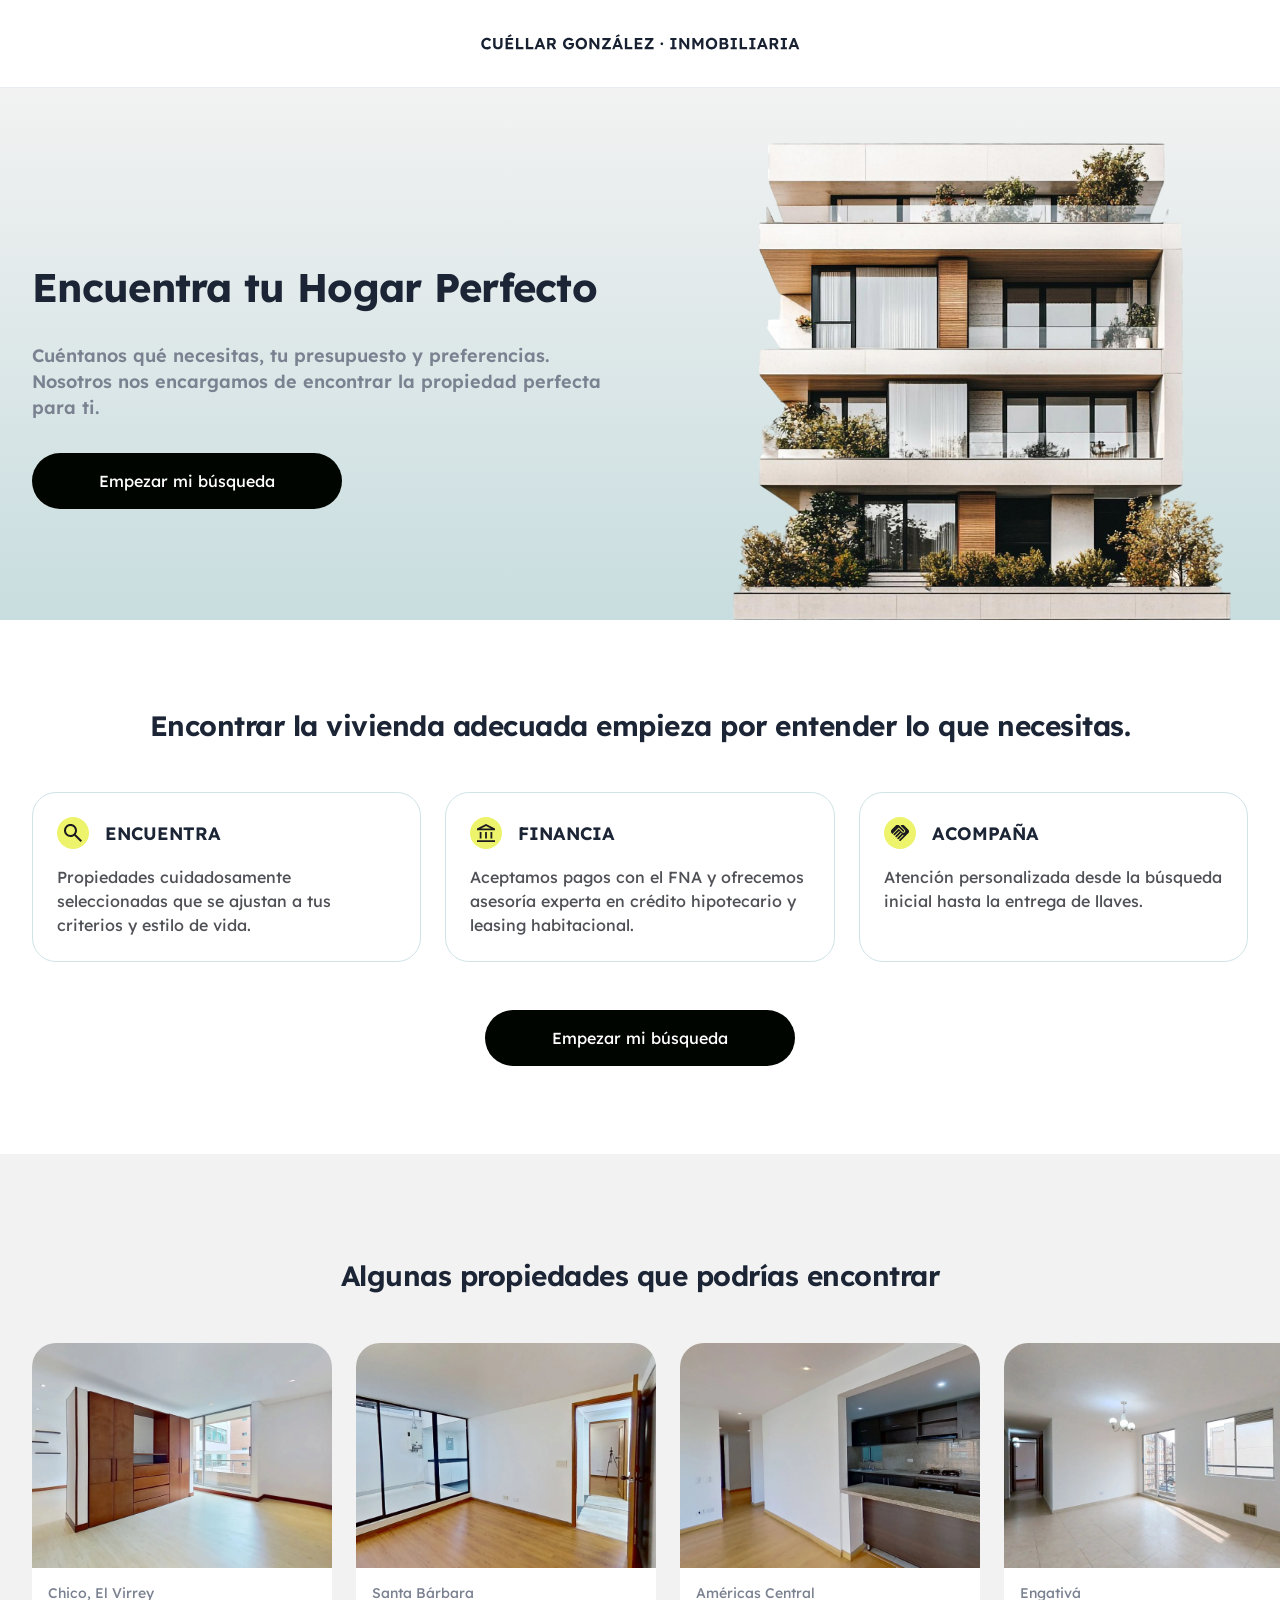
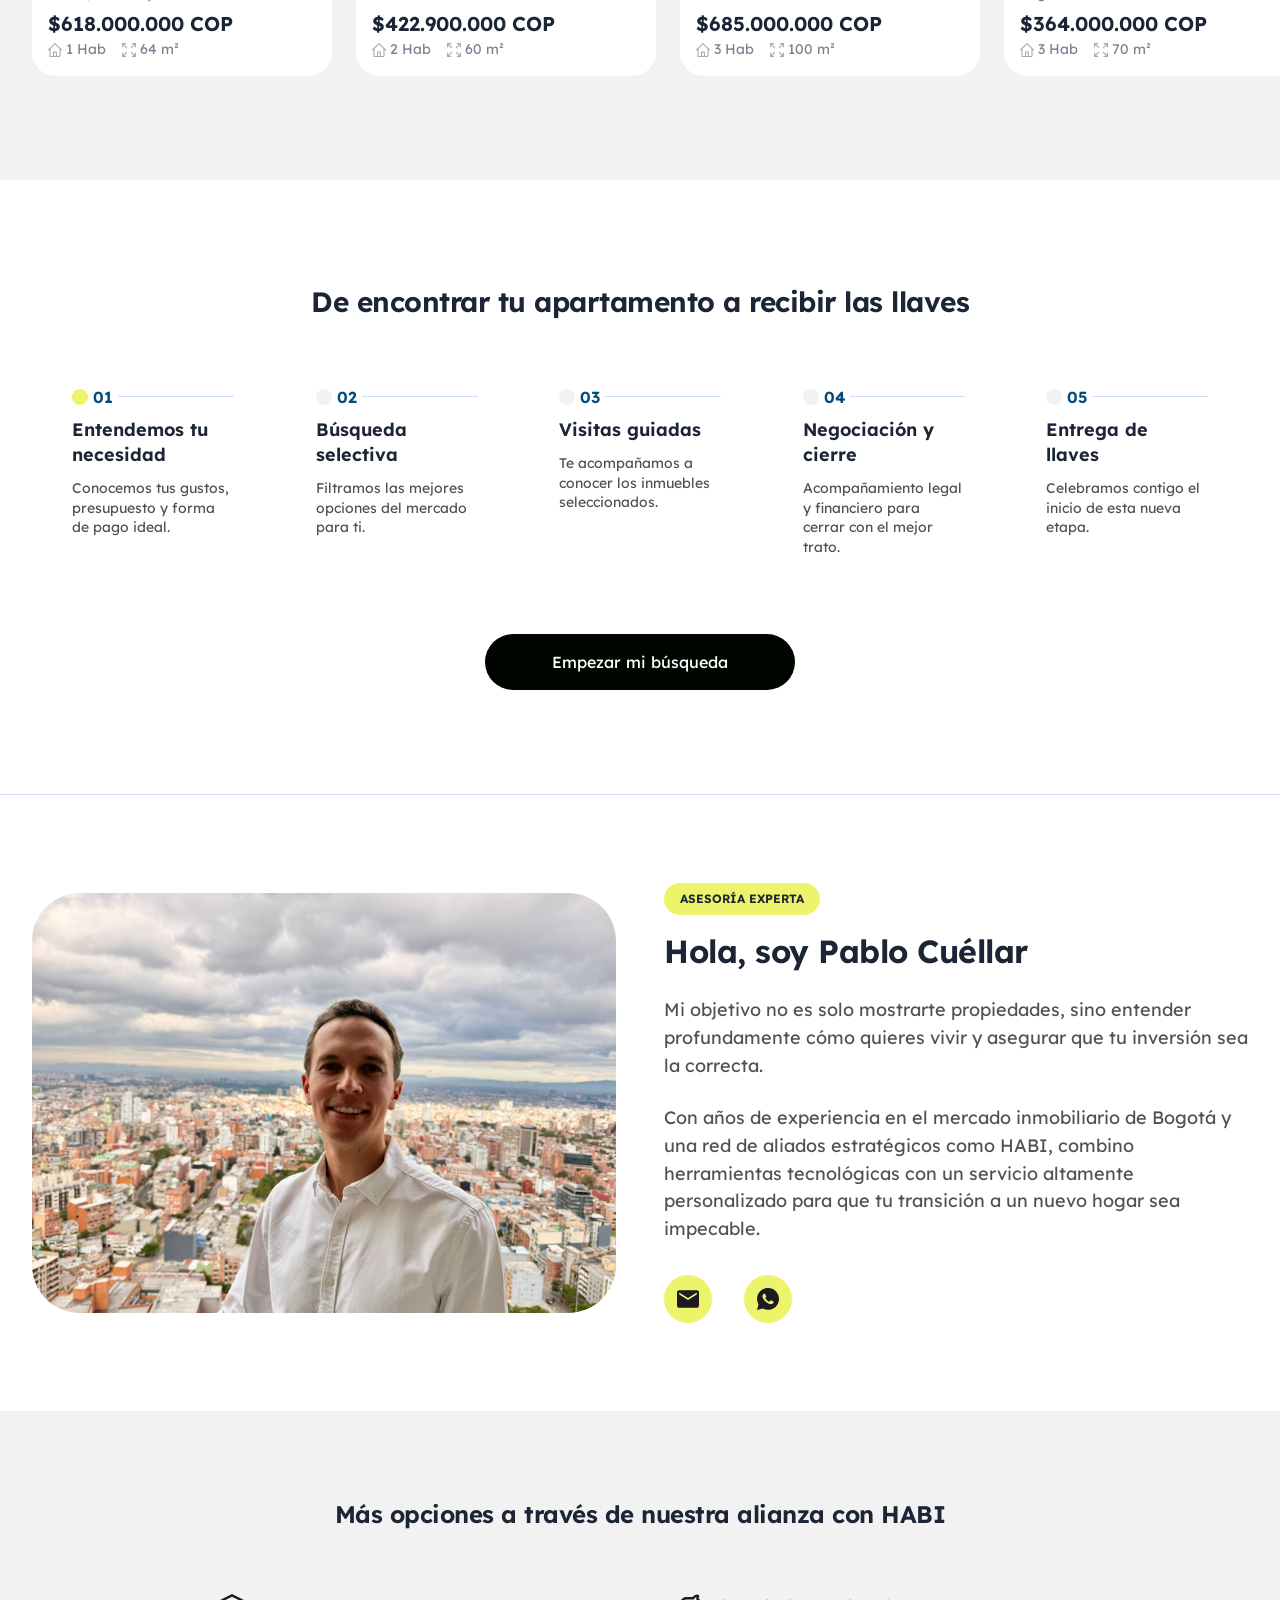
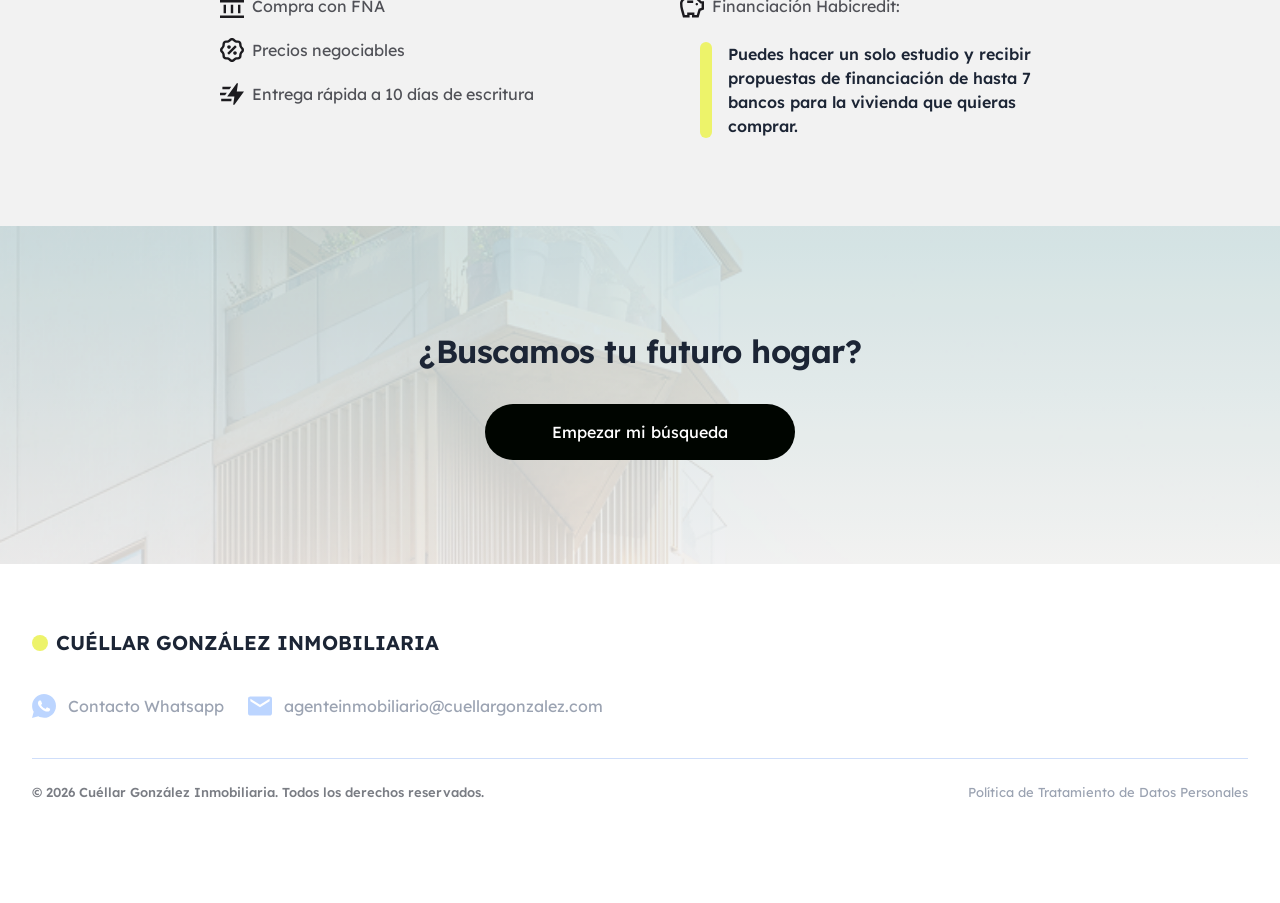
<file: index.html>
<!DOCTYPE html>
<html lang="es">
<head>
  <!-- Google tag (gtag.js). Disable automatic Form interactions and Outbound clicks
       in this GA4 stream: explicit events below avoid duplicates and contact URLs. -->
  <script async src="https://www.googletagmanager.com/gtag/js?id=G-E1ZBPVG4W3"></script>
  <script>
    window.dataLayer = window.dataLayer || [];
    function gtag(){dataLayer.push(arguments);}
    gtag('js', new Date());
    gtag('config', 'G-E1ZBPVG4W3');
  </script>
  <meta charset="UTF-8">
  <meta name="viewport" content="width=device-width, initial-scale=1.0">
  <title>Cuéllar González · Inmobiliaria</title>
  <link rel="stylesheet" href="style.css">
</head>
<body>
  <header class="site-header"><a href="#inicio" aria-label="Cuéllar González Inmobiliaria, inicio"><img src="Assets/Logo/Logo_CuellarGonzalez.svg" alt="Cuéllar González · Inmobiliaria" width="350" height="20"></a></header>
  <main id="inicio">
    <section class="hero" aria-labelledby="hero-title">
      <div class="container hero-layout">
        <div class="hero-copy"><h1 id="hero-title">Encuentra tu Hogar Perfecto</h1><p>Cuéntanos qué necesitas, tu presupuesto y preferencias. Nosotros nos encargamos de encontrar la propiedad perfecta para ti.</p><button class="button" type="button" data-form-open data-cta-location="hero">Empezar mi búsqueda</button></div>
        <div class="hero-image"><img src="Assets/Images/Hero image.png" alt="Edificio de apartamentos con balcones y terrazas" width="819" height="854" fetchpriority="high"></div>
      </div>
    </section>
    <section class="section services" aria-labelledby="services-title"><div class="container">
      <h2 id="services-title">Encontrar la vivienda adecuada empieza por entender lo que necesitas.</h2>
      <div class="service-grid">
        <article class="card service-card"><h3><span class="icon-circle"><img class="icon " src="Assets/Icons/Search.svg" alt="" width="24" height="24"></span>ENCUENTRA</h3><p>Propiedades cuidadosamente seleccionadas que se ajustan a tus criterios y estilo de vida.</p></article>
        <article class="card service-card"><h3><span class="icon-circle"><img class="icon " src="Assets/Icons/Finance.svg" alt="" width="24" height="24"></span>FINANCIA</h3><p>Aceptamos pagos con el FNA y ofrecemos asesoría experta en crédito hipotecario y leasing habitacional.</p></article>
        <article class="card service-card"><h3><span class="icon-circle"><img class="icon " src="Assets/Icons/Support.svg" alt="" width="24" height="24"></span>ACOMPAÑA</h3><p>Atención personalizada desde la búsqueda inicial hasta la entrega de llaves.</p></article>
      </div><div class="section-action"><button class="button" type="button" data-form-open data-cta-location="services">Empezar mi búsqueda</button></div>
    </div></section>
    <section class="section properties" aria-labelledby="properties-title">
      <div class="container"><h2 id="properties-title">Algunas propiedades que podrías encontrar</h2></div>
      <div class="property-track" role="region" aria-label="Propiedades" tabindex="0">
        <article class="card property-card"><img class="property-image" src="Assets/Properties/aptoChico1.webp" alt="Interior de apartamento en Chico, El Virrey" width="2133" height="1200"><div class="property-body"><h3>Chico, El Virrey</h3><p class="property-price">$618.000.000 COP</p><p class="property-meta"><span><img class="icon " src="Assets/Icons/Habitaciones.svg" alt="" width="24" height="24">1 Hab</span><span><img class="icon " src="Assets/Icons/sq meters.svg" alt="" width="24" height="24">64 m²</span></p></div></article>
        <article class="card property-card"><img class="property-image" src="Assets/Properties/aptoSantaBarbara2.webp" alt="Interior de apartamento en Santa Bárbara" width="2133" height="1200"><div class="property-body"><h3>Santa Bárbara</h3><p class="property-price">$422.900.000 COP</p><p class="property-meta"><span><img class="icon " src="Assets/Icons/Habitaciones.svg" alt="" width="24" height="24">2 Hab</span><span><img class="icon " src="Assets/Icons/sq meters.svg" alt="" width="24" height="24">60 m²</span></p></div></article>
        <article class="card property-card"><img class="property-image" src="Assets/Properties/aptoAméricasCentral3.webp" alt="Interior de apartamento en Américas Central" width="2133" height="1200"><div class="property-body"><h3>Américas Central</h3><p class="property-price">$685.000.000 COP</p><p class="property-meta"><span><img class="icon " src="Assets/Icons/Habitaciones.svg" alt="" width="24" height="24">3 Hab</span><span><img class="icon " src="Assets/Icons/sq meters.svg" alt="" width="24" height="24">100 m²</span></p></div></article>
        <article class="card property-card"><img class="property-image" src="Assets/Properties/aptoEnagtiva4.webp" alt="Interior de apartamento en Engativá" width="2133" height="1200"><div class="property-body"><h3>Engativá</h3><p class="property-price">$364.000.000 COP</p><p class="property-meta"><span><img class="icon " src="Assets/Icons/Habitaciones.svg" alt="" width="24" height="24">3 Hab</span><span><img class="icon " src="Assets/Icons/sq meters.svg" alt="" width="24" height="24">70 m²</span></p></div></article>
        <article class="card property-card"><img class="property-image" src="Assets/Properties/aptoPlazaImperial5.webp" alt="Interior de apartamento en Plaza Imperial, Suba" width="2133" height="1200"><div class="property-body"><h3>Plaza Imperial / Suba</h3><p class="property-price">$227.000.000 COP</p><p class="property-meta"><span><img class="icon " src="Assets/Icons/Habitaciones.svg" alt="" width="24" height="24">3 Hab</span><span><img class="icon " src="Assets/Icons/sq meters.svg" alt="" width="24" height="24">46 m²</span></p></div></article>
      </div>
    </section>
    <section class="section journey" aria-labelledby="journey-title"><div class="container">
      <h2 id="journey-title">De encontrar tu apartamento a recibir las llaves</h2>
      <ol class="journey-list">
        <li><span class="step-number" aria-hidden="true">01</span><div class="step-copy"><h3>Entendemos tu necesidad</h3><p>Conocemos tus gustos, presupuesto y forma de pago ideal.</p></div></li>
        <li><span class="step-number" aria-hidden="true">02</span><div class="step-copy"><h3>Búsqueda selectiva</h3><p>Filtramos las mejores opciones del mercado para ti.</p></div></li>
        <li><span class="step-number" aria-hidden="true">03</span><div class="step-copy"><h3>Visitas guiadas</h3><p>Te acompañamos a conocer los inmuebles seleccionados.</p></div></li>
        <li><span class="step-number" aria-hidden="true">04</span><div class="step-copy"><h3>Negociación y cierre</h3><p>Acompañamiento legal y financiero para cerrar con el mejor trato.</p></div></li>
        <li><span class="step-number" aria-hidden="true">05</span><div class="step-copy"><h3>Entrega de llaves</h3><p>Celebramos contigo el inicio de esta nueva etapa.</p></div></li>
      </ol><div class="section-action"><button class="button" type="button" data-form-open data-cta-location="journey">Empezar mi búsqueda</button></div>
    </div></section>
    <section class="section profile" aria-labelledby="profile-title"><div class="container profile-layout">
      <img class="portrait" src="Assets/Team/Foto_Pablo.jpeg" alt="Pablo Cuéllar con una vista de Bogotá al fondo" width="1600" height="1200">
      <div class="profile-copy"><span class="badge">ASESORÍA EXPERTA</span><h2 id="profile-title">Hola, soy Pablo Cuéllar</h2><p>Mi objetivo no es solo mostrarte propiedades, sino entender profundamente cómo quieres vivir y asegurar que tu inversión sea la correcta.</p><p>Con años de experiencia en el mercado inmobiliario de Bogotá y una red de aliados estratégicos como HABI, combino herramientas tecnológicas con un servicio altamente personalizado para que tu transición a un nuevo hogar sea impecable.</p>
        <div class="contact-actions"><a class="icon-circle" href="mailto:agenteinmobiliario@cuellargonzalez.com" aria-label="Enviar correo a Pablo"><img class="icon " src="Assets/Icons/Email.svg" alt="" width="24" height="24"></a><a class="icon-circle" data-contact-event="whatsapp_click" aria-label="Contacto Whatsapp" href="https://wa.me/573503374712?text=Hola%20Pablo%2C%20vi%20la%20p%C3%A1gina%20de%20Cu%C3%A9llar%20Gonz%C3%A1lez%20y%20me%20gustar%C3%ADa%20recibir%20informaci%C3%B3n%20sobre%20apartamentos%20disponibles." target="_blank" rel="noopener"><img class="icon " src="Assets/Icons/Whatsapp.svg" alt="" width="24" height="24"></a></div>
      </div>
    </div></section>
    <section class="section alliance" aria-labelledby="alliance-title"><div class="container">
      <h2 id="alliance-title">Más opciones a través de nuestra alianza con HABI</h2>
      <div class="alliance-layout"><ul class="benefit-list">
        <li><img class="icon " src="Assets/Icons/Finance.svg" alt="" width="24" height="24">Compra con FNA</li><li><img class="icon " src="Assets/Icons/Discount.svg" alt="" width="24" height="24">Precios negociables</li><li><img class="icon " src="Assets/Icons/Fast.svg" alt="" width="24" height="24">Entrega rápida a 10 días de escritura</li>
      </ul><div class="financing"><p><img class="icon " src="Assets/Icons/savings.svg" alt="" width="24" height="24">Financiación Habicredit:</p><p class="financing-detail">Puedes hacer un solo estudio y recibir propuestas de financiación de hasta 7 bancos para la vivienda que quieras comprar.</p></div></div>
    </div></section>
    <section class="final-cta" aria-labelledby="cta-title">
      <div class="container"><h2 id="cta-title">¿Buscamos tu futuro hogar?</h2><button class="button" type="button" data-form-open data-cta-location="final_cta">Empezar mi búsqueda</button></div>
    </section>
  </main>
  <footer class="site-footer"><div class="container">
    <p class="footer-brand">CUÉLLAR GONZÁLEZ<span class="desktop-brand"> INMOBILIARIA</span></p><p class="mobile-brand">Inmobiliaria &amp; Aliado HABI</p>
    <div class="footer-contact"><a data-contact-event="whatsapp_click" href="https://wa.me/573503374712?text=Hola%20Pablo%2C%20vi%20la%20p%C3%A1gina%20de%20Cu%C3%A9llar%20Gonz%C3%A1lez%20y%20me%20gustar%C3%ADa%20recibir%20informaci%C3%B3n%20sobre%20apartamentos%20disponibles." target="_blank" rel="noopener"><img class="icon " src="Assets/Icons/Whatsapp.svg" alt="" width="24" height="24">Contacto Whatsapp</a><a href="mailto:agenteinmobiliario@cuellargonzalez.com"><img class="icon " src="Assets/Icons/Email.svg" alt="" width="24" height="24">agenteinmobiliario@cuellargonzalez.com</a></div>
    <div class="footer-bottom"><p>© 2026 Cuéllar González Inmobiliaria. Todos los derechos reservados.</p><a href="Assets/Documents/Politica_Tratamiento_Datos_Persona_Natural_Agente_Inmobiliario.pdf" target="_blank" rel="noopener noreferrer">Política de Tratamiento de Datos Personales</a></div>
  </div></footer>
  <dialog class="form-overlay" id="lead-form" aria-label="Encuentra tu casa perfecta">
    <header class="form-header">
      <p class="form-header-title"><span class="form-header-search">ENCUENTRA TU CASA PERFECTA</span><span class="form-header-brand">CUÉLLAR GONZÁLEZ · INMOBILIARIA</span></p>
      <button class="form-back" type="button" aria-label="Volver al inicio">
        <svg width="24" height="24" viewBox="0 0 24 24" fill="none" aria-hidden="true"><path d="M19 12H5m7-7-7 7 7 7" stroke="currentColor" stroke-width="2"/></svg>
      </button>
    </header>

    <div class="form-content">
      <section class="form-screen form-questions" aria-labelledby="form-question-title">
        <div class="form-progress-row"><p id="form-step-label">PASO 1 DE 4</p><div class="form-progress" role="progressbar" aria-label="Progreso de las preguntas" aria-valuemin="0" aria-valuemax="4" aria-valuenow="1"><span></span></div></div>
        <form class="form-step" id="form-questions" data-step="1" novalidate>
          <div class="form-step-scroll">
          <div class="form-question-intro"><h2 id="form-question-title" tabindex="-1">¿Dónde quieres vivir?</h2><p id="form-question-description" hidden></p></div>
          <fieldset class="form-options" aria-labelledby="form-question-title"></fieldset>
          <p class="form-error" id="form-question-error" role="alert" hidden></p>
          </div>
          <div class="form-actions"><button class="button form-continue" type="submit" aria-disabled="true">Continuar</button></div>
        </form>
      </section>

      <section class="form-screen form-contact" aria-labelledby="form-contact-title" hidden>
        <h2 id="form-contact-title" tabindex="-1">¡Ya sabemos que estás buscando!</h2>
        <p class="form-supporting">Déjanos tus datos, enviaremos las propuestas que mejor hagan match contigo.</p>
        <form id="form-contact" novalidate>
          <div class="form-fields">
            <div class="form-field"><label for="form-nombre">TU NOMBRE</label><div class="form-input-wrap"><input id="form-nombre" name="nombre" type="text" placeholder="Nombre" autocomplete="name" required aria-describedby="form-nombre-error"></div><p class="form-error" id="form-nombre-error" hidden></p></div>
            <div class="form-field"><label for="form-whatsapp">WHATSAPP</label><div class="form-input-wrap form-input-icon"><img src="Assets/Icons/Whatsapp.svg" alt="" width="16" height="16"><input id="form-whatsapp" name="whatsapp" type="tel" placeholder="+57 321 000 0000" autocomplete="tel" required aria-describedby="form-whatsapp-error"></div><p class="form-error" id="form-whatsapp-error" hidden></p></div>
            <div class="form-field"><label for="form-email">EMAIL</label><div class="form-input-wrap form-input-icon"><img src="Assets/Icons/Email.svg" alt="" width="16" height="16"><input id="form-email" name="email" type="email" placeholder="tu@email.com" autocomplete="email" required aria-describedby="form-email-error"></div><p class="form-error" id="form-email-error" hidden></p></div>
          </div>
          <div class="form-privacy"><p>Usaremos tus datos únicamente para contactarte sobre las opciones de vivienda que puedan interesarte.</p>
            <div class="form-consent"><input id="form-consent" name="consent" type="checkbox" required aria-describedby="form-consent-error"><label for="form-consent">Autorizo de manera previa, expresa e informada el tratamiento de mis datos personales, de conformidad con la <a href="Assets/Documents/Politica_Tratamiento_Datos_Persona_Natural_Agente_Inmobiliario.pdf" target="_blank" rel="noopener noreferrer">Política de Tratamiento de Datos Personales</a>, para recibir asesoría comercial sobre propiedades inmobiliarias, programar visitas y recibir ofertas.</label></div>
            <p class="form-error" id="form-consent-error" hidden></p>
          </div>
          <p class="form-sr-only" id="form-validation-status" role="alert"></p>
          <div class="form-contact-actions"><button class="button form-submit" type="submit" aria-describedby="form-submit-error">Quiero ver mis opciones</button><p class="form-error form-submit-error" id="form-submit-error" role="alert" tabindex="-1" hidden></p></div>
        </form>
      </section>

      <section class="form-screen form-success" aria-labelledby="form-success-title" hidden>
        <span class="form-success-icon"><img src="Assets/Icons/Email.svg" alt="" width="32" height="32"></span>
        <h2 id="form-success-title" tabindex="-1">¡Listo! Recibimos tu información.</h2>
        <p class="form-supporting">Pablo revisará tu perfil y se pondrá en contacto contigo para conversar sobre las opciones que pueden ajustarse a lo que estás buscando.</p>
        <button class="button form-return" type="button">Volver al inicio</button>
      </section>
    </div>
  </dialog>
  <script src="script.js" defer></script>
</body>
</html>
</file>
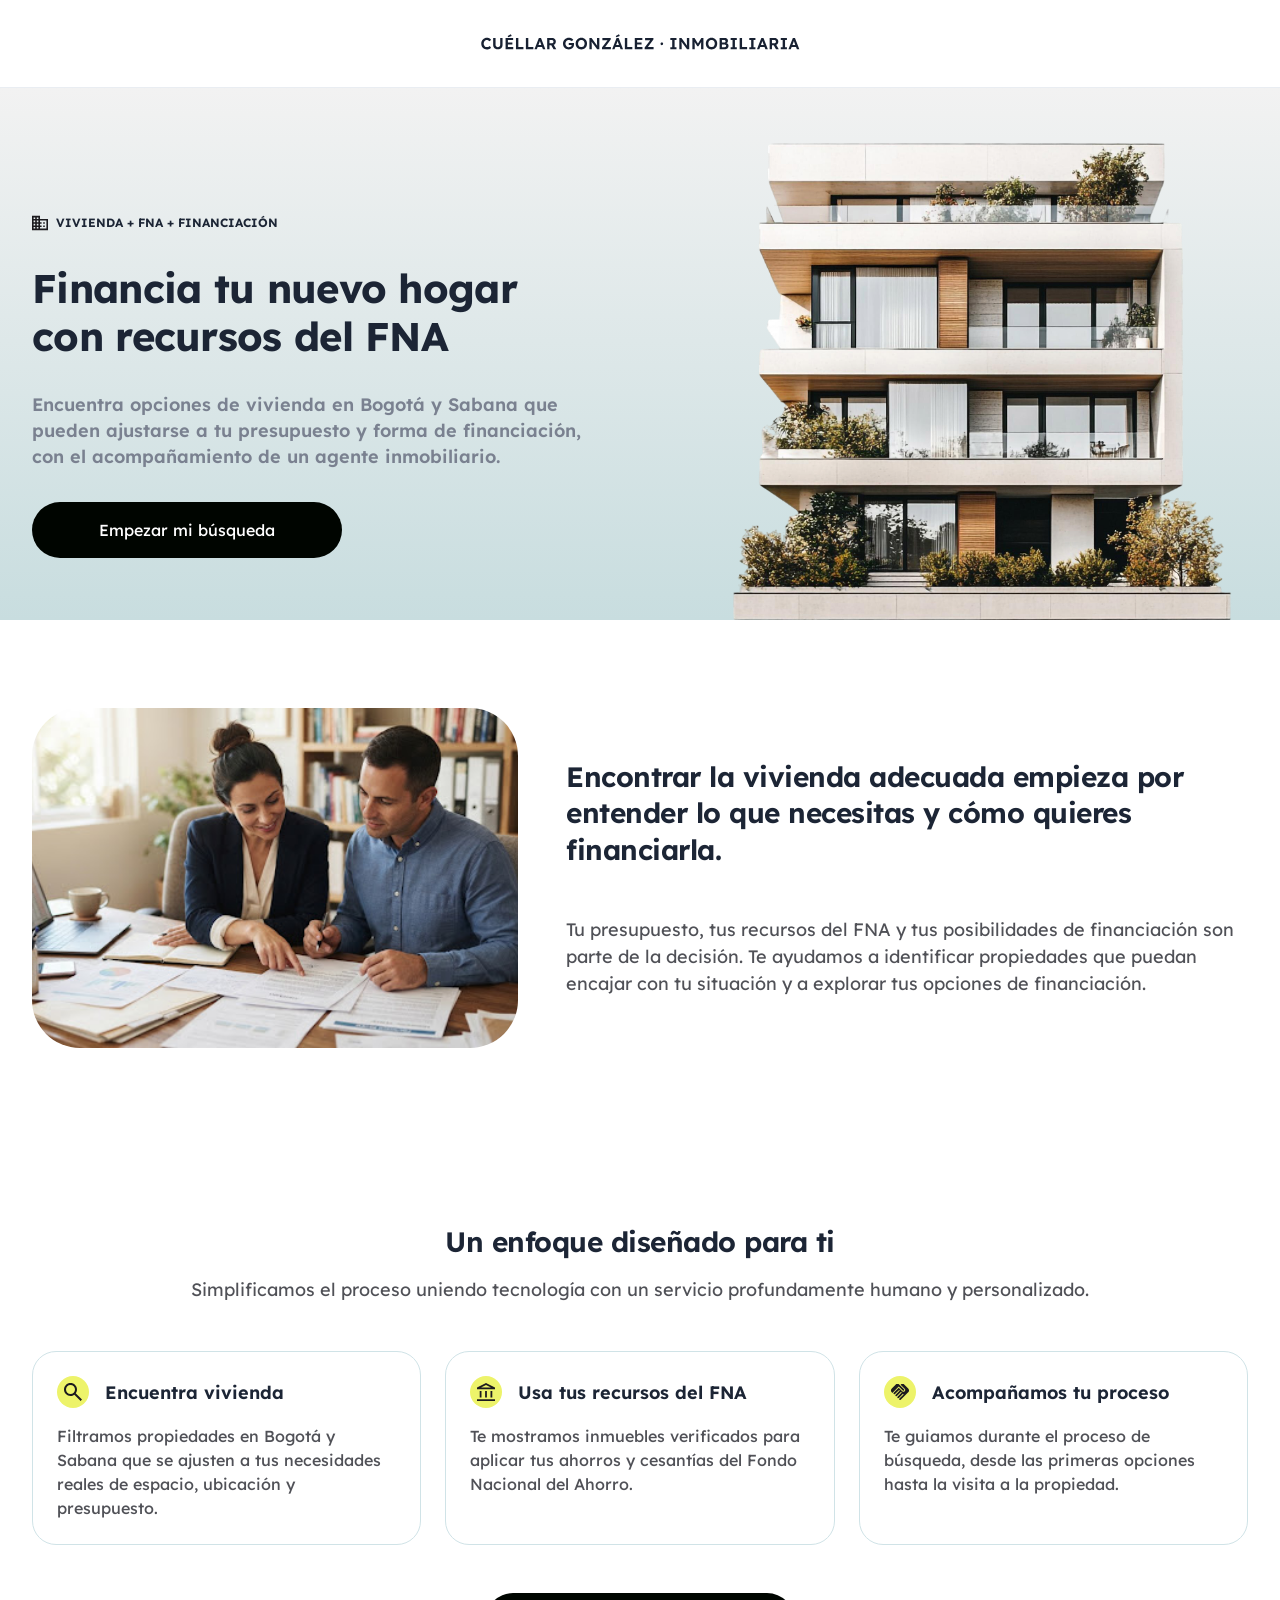
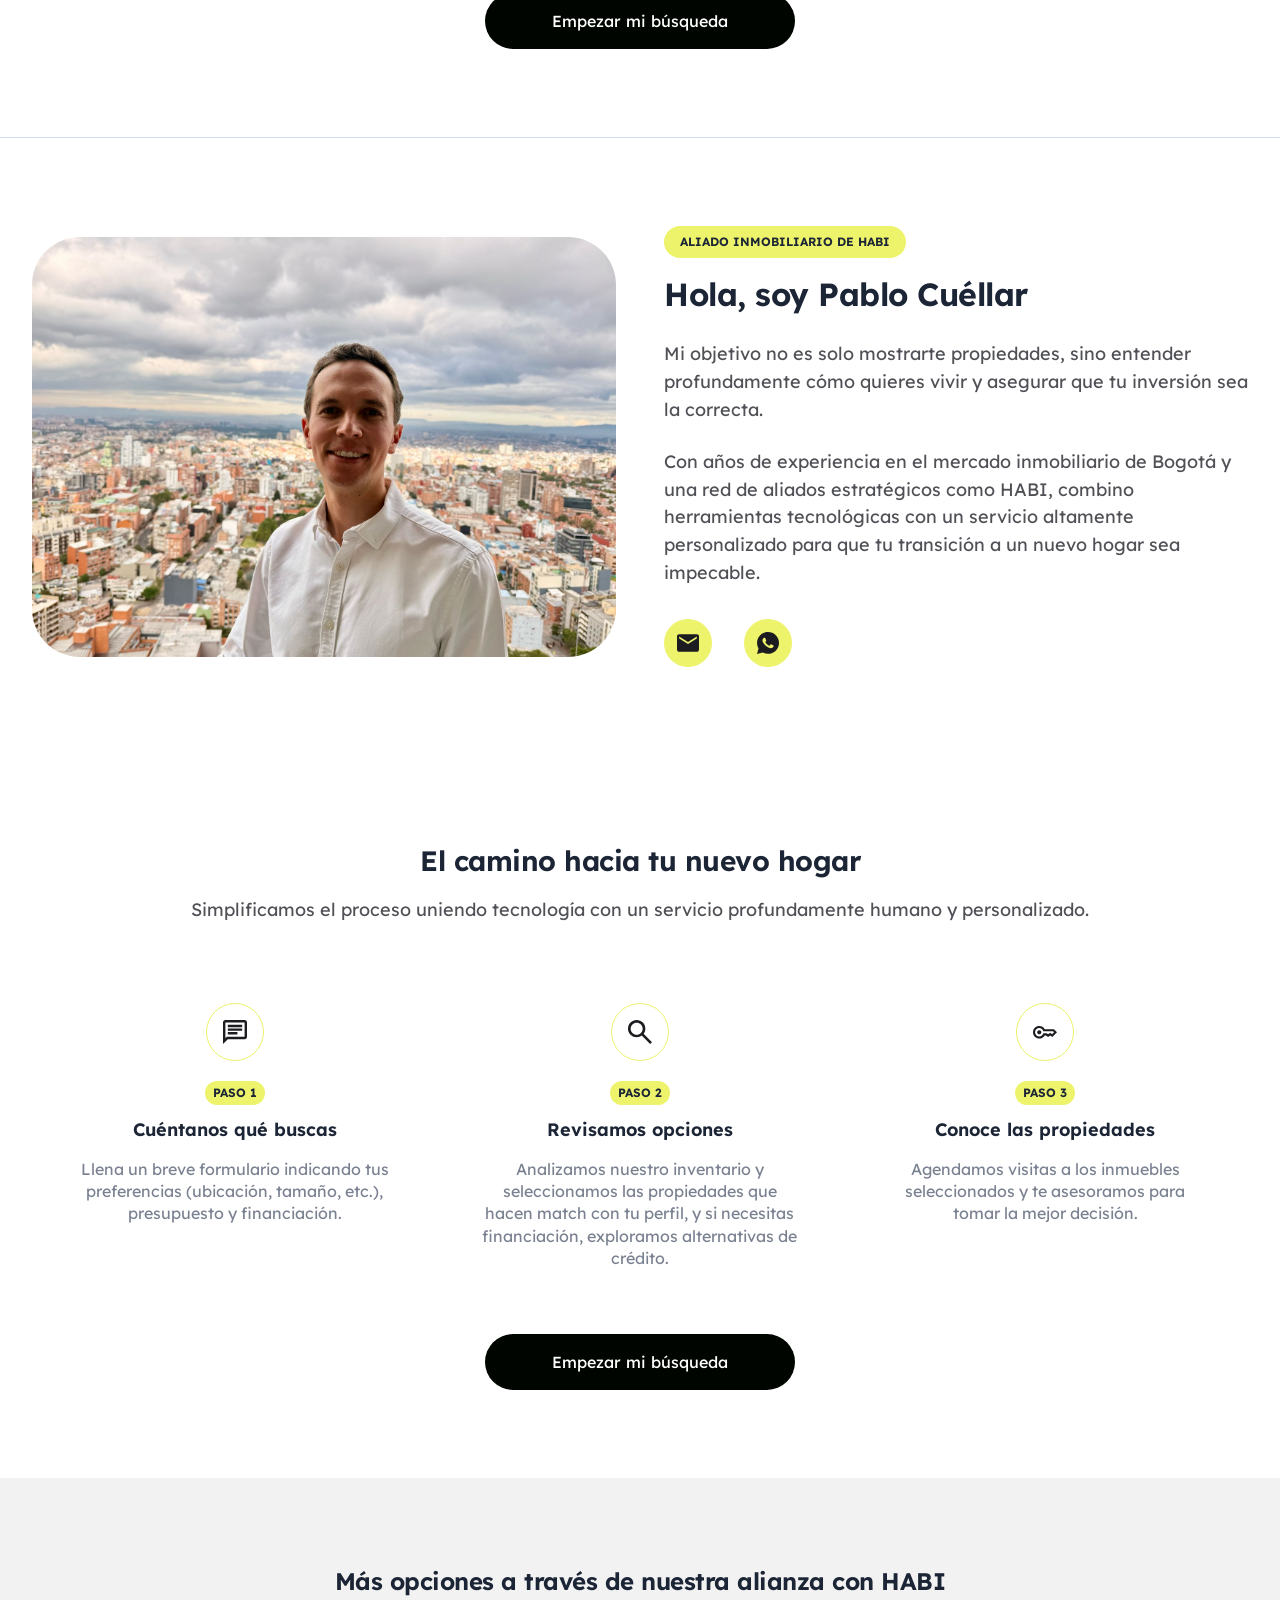
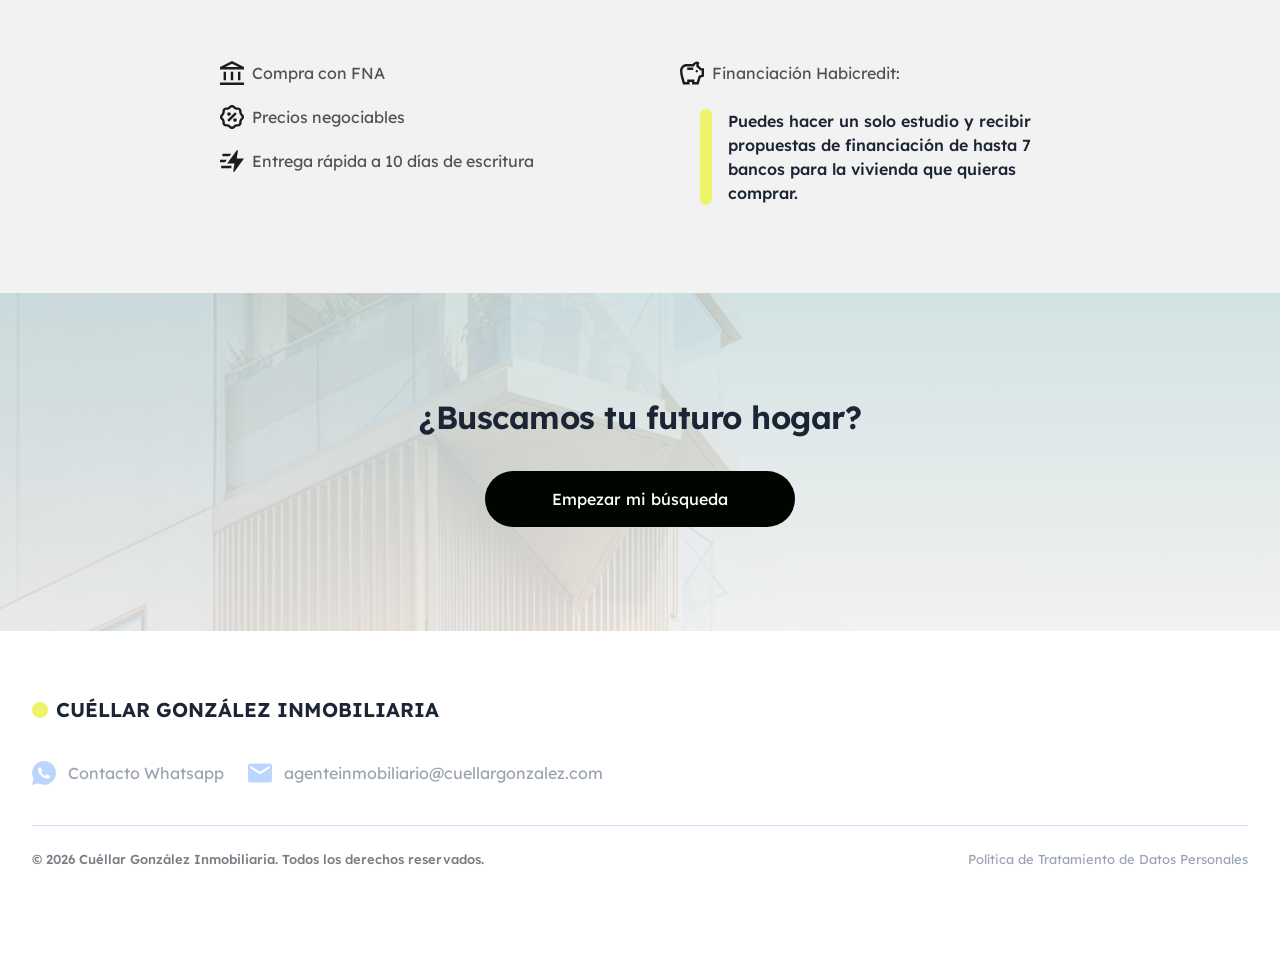
<file: fna.html>
<!DOCTYPE html>
<html lang="es">
<head>
  <!-- Google tag (gtag.js). Disable automatic Form interactions and Outbound clicks
       in this GA4 stream: explicit events below avoid duplicates and contact URLs. -->
  <script async src="https://www.googletagmanager.com/gtag/js?id=G-E1ZBPVG4W3"></script>
  <script>
    window.dataLayer = window.dataLayer || [];
    function gtag(){dataLayer.push(arguments);}
    gtag('js', new Date());
    gtag('config', 'G-E1ZBPVG4W3');
  </script>
  <meta charset="UTF-8">
  <meta name="viewport" content="width=device-width, initial-scale=1.0">
  <title>Vivienda con recursos del FNA · Cuéllar González</title>
  <link rel="stylesheet" href="style.css">
  <link rel="stylesheet" href="fna.css">
</head>
<body class="fna-page">
  <header class="site-header"><a href="#inicio" aria-label="Cuéllar González Inmobiliaria, inicio"><img src="Assets/Logo/Logo_CuellarGonzalez.svg" alt="Cuéllar González · Inmobiliaria" width="350" height="20"></a></header>
  <main id="inicio">
    <section class="hero" aria-labelledby="hero-title"><div class="container hero-layout">
      <div class="hero-copy"><div class="fna-eyebrow"><img class="icon" src="Assets/Icons/Building.svg" alt="" width="16" height="16">VIVIENDA + FNA + FINANCIACIÓN</div><h1 id="hero-title">Financia tu nuevo hogar con recursos del FNA</h1><p>Encuentra opciones de vivienda en Bogotá y Sabana que pueden ajustarse a tu presupuesto y forma de financiación, con el acompañamiento de un agente inmobiliario.</p><button class="button" type="button" data-form-open data-cta-location="hero"><span class="fna-desktop-label">Empezar mi búsqueda</span><span class="fna-mobile-label">Quiero conocer las opciones</span></button></div>
      <div class="hero-image"><img src="Assets/Images/Hero image.png" alt="Edificio de apartamentos con balcones y terrazas" width="819" height="854" fetchpriority="high"></div>
    </div></section>
    <div class="fna-proposition">
      <section class="fna-intro" aria-labelledby="intro-title"><h2 id="intro-title">Encontrar la vivienda adecuada empieza por entender lo que necesitas y cómo quieres financiarla.</h2><p>Tu presupuesto, tus recursos del FNA y tus posibilidades de financiación son parte de la decisión. Te ayudamos a identificar propiedades que puedan encajar con tu situación y a explorar tus opciones de financiación.</p></section>
      <div class="fna-advice-image"><img src="Assets/Images/FNA asesoria.jpg" alt="Una asesora y un comprador revisan documentos de financiación de vivienda" width="512" height="279" loading="lazy"></div>
      <section class="fna-services" aria-labelledby="services-title"><h2 id="services-title">Un enfoque diseñado para ti</h2><p class="fna-subtitle">Simplificamos el proceso uniendo tecnología con un servicio profundamente humano y personalizado.</p><div class="service-grid">
<article class="card service-card"><h3><span class="icon-circle"><img class="icon" src="Assets/Icons/Search.svg" alt="" width="24" height="24"></span>Encuentra vivienda</h3><p>Filtramos propiedades en Bogotá y Sabana que se ajusten a tus necesidades reales de espacio, ubicación y presupuesto.</p></article>
<article class="card service-card"><h3><span class="icon-circle"><img class="icon" src="Assets/Icons/Finance.svg" alt="" width="24" height="24"></span>Usa tus recursos del FNA</h3><p>Te mostramos inmuebles verificados para aplicar tus ahorros y cesantías del Fondo Nacional del Ahorro.</p></article>
<article class="card service-card"><h3><span class="icon-circle"><img class="icon" src="Assets/Icons/Support.svg" alt="" width="24" height="24"></span>Acompañamos tu proceso</h3><p>Te guiamos durante el proceso de búsqueda, desde las primeras opciones hasta la visita a la propiedad.</p></article>
</div><div class="section-action"><button class="button" type="button" data-form-open data-cta-location="services">Empezar mi búsqueda</button></div></section></div>
    <section class="section profile" aria-labelledby="profile-title"><div class="container profile-layout">
      <img class="portrait" src="Assets/Team/Foto_Pablo.jpeg" alt="Pablo Cuéllar con una vista de Bogotá al fondo" width="1600" height="1200">
      <div class="profile-copy"><span class="badge">ALIADO INMOBILIARIO DE HABI</span><h2 id="profile-title">Hola, soy Pablo Cuéllar</h2><p>Mi objetivo no es solo mostrarte propiedades, sino entender profundamente cómo quieres vivir y asegurar que tu inversión sea la correcta.</p><p>Con años de experiencia en el mercado inmobiliario de Bogotá y una red de aliados estratégicos como HABI, combino herramientas tecnológicas con un servicio altamente personalizado para que tu transición a un nuevo hogar sea impecable.</p>
        <div class="contact-actions"><a class="icon-circle" href="mailto:agenteinmobiliario@cuellargonzalez.com" aria-label="Enviar correo a Pablo"><img class="icon " src="Assets/Icons/Email.svg" alt="" width="24" height="24"></a><a class="icon-circle" data-contact-event="whatsapp_click" aria-label="Contacto Whatsapp" href="https://wa.me/573503374712?text=Hola%20Pablo%2C%20vi%20la%20p%C3%A1gina%20de%20Cu%C3%A9llar%20Gonz%C3%A1lez%20y%20me%20gustar%C3%ADa%20recibir%20informaci%C3%B3n%20sobre%20apartamentos%20disponibles." target="_blank" rel="noopener"><img class="icon " src="Assets/Icons/Whatsapp.svg" alt="" width="24" height="24"></a></div>
      </div>
    </div></section>
    <section class="section fna-journey" aria-labelledby="journey-title"><div class="container"><h2 id="journey-title">El camino hacia tu nuevo hogar</h2><p class="fna-subtitle">Simplificamos el proceso uniendo tecnología con un servicio profundamente humano y personalizado.</p><ol class="fna-steps"><li><span class="fna-step-icon"><img class="icon" src="Assets/Icons/Chat.svg" alt="" width="24" height="24"></span><span class="badge">PASO 1</span><h3>Cuéntanos qué buscas</h3><p>Llena un breve formulario indicando tus preferencias (ubicación, tamaño, etc.), presupuesto y financiación.</p></li><li><span class="fna-step-icon"><img class="icon" src="Assets/Icons/Search.svg" alt="" width="24" height="24"></span><span class="badge">PASO 2</span><h3>Revisamos opciones</h3><p>Analizamos nuestro inventario y seleccionamos las propiedades que hacen match con tu perfil, y si necesitas financiación, exploramos alternativas de crédito.</p></li><li><span class="fna-step-icon"><img class="icon" src="Assets/Icons/Key.svg" alt="" width="24" height="24"></span><span class="badge">PASO 3</span><h3>Conoce las propiedades</h3><p>Agendamos visitas a los inmuebles seleccionados y te asesoramos para tomar la mejor decisión.</p></li></ol><div class="section-action"><button class="button" type="button" data-form-open data-cta-location="journey">Empezar mi búsqueda</button></div></div></section>
    <section class="section alliance" aria-labelledby="alliance-title"><div class="container">
      <h2 id="alliance-title">Más opciones a través de nuestra alianza con HABI</h2>
      <div class="alliance-layout"><ul class="benefit-list">
        <li><img class="icon " src="Assets/Icons/Finance.svg" alt="" width="24" height="24">Compra con FNA</li><li><img class="icon " src="Assets/Icons/Discount.svg" alt="" width="24" height="24">Precios negociables</li><li><img class="icon " src="Assets/Icons/Fast.svg" alt="" width="24" height="24">Entrega rápida a 10 días de escritura</li>
      </ul><div class="financing"><p><img class="icon " src="Assets/Icons/savings.svg" alt="" width="24" height="24">Financiación Habicredit:</p><p class="financing-detail">Puedes hacer un solo estudio y recibir propuestas de financiación de hasta 7 bancos para la vivienda que quieras comprar.</p></div></div>
    </div></section>
    <section class="final-cta" aria-labelledby="cta-title">
      <div class="container"><h2 id="cta-title">¿Buscamos tu futuro hogar?</h2><button class="button" type="button" data-form-open data-cta-location="final_cta">Empezar mi búsqueda</button></div>
    </section>
  </main>
  <footer class="site-footer"><div class="container">
    <p class="footer-brand">CUÉLLAR GONZÁLEZ<span class="desktop-brand"> INMOBILIARIA</span></p><p class="mobile-brand">Inmobiliaria &amp; Aliado HABI</p>
    <div class="footer-contact"><a data-contact-event="whatsapp_click" href="https://wa.me/573503374712?text=Hola%20Pablo%2C%20vi%20la%20p%C3%A1gina%20de%20Cu%C3%A9llar%20Gonz%C3%A1lez%20y%20me%20gustar%C3%ADa%20recibir%20informaci%C3%B3n%20sobre%20apartamentos%20disponibles." target="_blank" rel="noopener"><img class="icon " src="Assets/Icons/Whatsapp.svg" alt="" width="24" height="24">Contacto Whatsapp</a><a href="mailto:agenteinmobiliario@cuellargonzalez.com"><img class="icon " src="Assets/Icons/Email.svg" alt="" width="24" height="24">agenteinmobiliario@cuellargonzalez.com</a></div>
    <div class="footer-bottom"><p>© 2026 Cuéllar González Inmobiliaria. Todos los derechos reservados.</p><a href="Assets/Documents/Politica_Tratamiento_Datos_Persona_Natural_Agente_Inmobiliario.pdf" target="_blank" rel="noopener noreferrer">Política de Tratamiento de Datos Personales</a></div>
  </div></footer>
  <dialog class="form-overlay" id="lead-form" aria-label="Encuentra tu casa perfecta">
    <header class="form-header">
      <p class="form-header-title"><span class="form-header-search">ENCUENTRA TU CASA PERFECTA</span><span class="form-header-brand">CUÉLLAR GONZÁLEZ · INMOBILIARIA</span></p>
      <button class="form-back" type="button" aria-label="Volver al inicio">
        <svg width="24" height="24" viewBox="0 0 24 24" fill="none" aria-hidden="true"><path d="M19 12H5m7-7-7 7 7 7" stroke="currentColor" stroke-width="2"/></svg>
      </button>
    </header>

    <div class="form-content">
      <section class="form-screen form-questions" aria-labelledby="form-question-title">
        <div class="form-progress-row"><p id="form-step-label">PASO 1 DE 4</p><div class="form-progress" role="progressbar" aria-label="Progreso de las preguntas" aria-valuemin="0" aria-valuemax="4" aria-valuenow="1"><span></span></div></div>
        <form class="form-step" id="form-questions" data-step="1" novalidate>
          <div class="form-step-scroll">
          <div class="form-question-intro"><h2 id="form-question-title" tabindex="-1">¿Dónde quieres vivir?</h2><p id="form-question-description" hidden></p></div>
          <fieldset class="form-options" aria-labelledby="form-question-title"></fieldset>
          <p class="form-error" id="form-question-error" role="alert" hidden></p>
          </div>
          <div class="form-actions"><button class="button form-continue" type="submit" aria-disabled="true">Continuar</button></div>
        </form>
      </section>

      <section class="form-screen form-contact" aria-labelledby="form-contact-title" hidden>
        <h2 id="form-contact-title" tabindex="-1">¡Ya sabemos que estás buscando!</h2>
        <p class="form-supporting">Déjanos tus datos, enviaremos las propuestas que mejor hagan match contigo.</p>
        <form id="form-contact" novalidate>
          <div class="form-fields">
            <div class="form-field"><label for="form-nombre">TU NOMBRE</label><div class="form-input-wrap"><input id="form-nombre" name="nombre" type="text" placeholder="Nombre" autocomplete="name" required aria-describedby="form-nombre-error"></div><p class="form-error" id="form-nombre-error" hidden></p></div>
            <div class="form-field"><label for="form-whatsapp">WHATSAPP</label><div class="form-input-wrap form-input-icon"><img src="Assets/Icons/Whatsapp.svg" alt="" width="16" height="16"><input id="form-whatsapp" name="whatsapp" type="tel" placeholder="+57 321 000 0000" autocomplete="tel" required aria-describedby="form-whatsapp-error"></div><p class="form-error" id="form-whatsapp-error" hidden></p></div>
            <div class="form-field"><label for="form-email">EMAIL</label><div class="form-input-wrap form-input-icon"><img src="Assets/Icons/Email.svg" alt="" width="16" height="16"><input id="form-email" name="email" type="email" placeholder="tu@email.com" autocomplete="email" required aria-describedby="form-email-error"></div><p class="form-error" id="form-email-error" hidden></p></div>
          </div>
          <div class="form-privacy"><p>Usaremos tus datos únicamente para contactarte sobre las opciones de vivienda que puedan interesarte.</p>
            <div class="form-consent"><input id="form-consent" name="consent" type="checkbox" required aria-describedby="form-consent-error"><label for="form-consent">Autorizo de manera previa, expresa e informada el tratamiento de mis datos personales, de conformidad con la <a href="Assets/Documents/Politica_Tratamiento_Datos_Persona_Natural_Agente_Inmobiliario.pdf" target="_blank" rel="noopener noreferrer">Política de Tratamiento de Datos Personales</a>, para recibir asesoría comercial sobre propiedades inmobiliarias, programar visitas y recibir ofertas.</label></div>
            <p class="form-error" id="form-consent-error" hidden></p>
          </div>
          <p class="form-sr-only" id="form-validation-status" role="alert"></p>
          <div class="form-contact-actions"><button class="button form-submit" type="submit" aria-describedby="form-submit-error">Quiero ver mis opciones</button><p class="form-error form-submit-error" id="form-submit-error" role="alert" tabindex="-1" hidden></p></div>
        </form>
      </section>

      <section class="form-screen form-success" aria-labelledby="form-success-title" hidden>
        <span class="form-success-icon"><img src="Assets/Icons/Email.svg" alt="" width="32" height="32"></span>
        <h2 id="form-success-title" tabindex="-1">¡Listo! Recibimos tu información.</h2>
        <p class="form-supporting">Pablo revisará tu perfil y se pondrá en contacto contigo para conversar sobre las opciones que pueden ajustarse a lo que estás buscando.</p>
        <button class="button form-return" type="button">Volver al inicio</button>
      </section>
    </div>
  </dialog>
  <script src="script.js" defer></script>
</body>
</html>
</file>
<file: style.css>
@font-face {
  font-family: "Lexend Deca";
  src: url("Assets/Fonts/Lexend_Deca/LexendDeca-VariableFont_wght.ttf") format("truetype");
  font-weight: 100 900;
  font-style: normal;
  font-display: swap;
}

:root {
  --color-text: #1c2535;
  --color-body: #505157;
  --color-muted: #7a8190;
  --color-white: #fff;
  --color-gray: #f2f2f2;
  --color-yellow: #edf36a;
  --color-line: #d0e3e7;
  --color-blue-line: #cfdefa;
  --color-button: #000500;
  --color-step: #004c7d;
  --font-family: "Lexend Deca", sans-serif;
  --font-body: 18px;
  --font-h1: 40px;
  --font-h2: 28px;
  --space-small: 16px;
  --space-medium: 24px;
  --space-large: 48px;
  --section-space: 88px;
  --radius-card: 24px;
  --radius-portrait: 48px;
  --radius-pill: 999px;
  --container-width: 1260px;
  --gutter: 32px;
}

* { box-sizing: border-box; }
body { margin: 0; font-family: var(--font-family); font-size: var(--font-body); line-height: 1.5; color: var(--color-body); background: var(--color-white); }
h1, h2, h3, p { margin: 0; }
h1, h2, h3 { color: var(--color-text); }
h1 { font-size: var(--font-h1); font-weight: 700; line-height: 1.2; letter-spacing: -.7px; }
h2 { font-size: var(--font-h2); font-weight: 650; line-height: 1.3; letter-spacing: -.5px; }
h3 { font-size: 18px; font-weight: 650; line-height: 1.4; }
img { display: block; max-width: 100%; }
button, a { -webkit-tap-highlight-color: transparent; }
button { font: inherit; cursor: pointer; }
a { color: inherit; text-decoration: none; }
a:focus-visible, button:focus-visible, [tabindex]:focus-visible { outline: 3px solid var(--color-step); outline-offset: 5px; }
.container { width: min(var(--container-width), calc(100% - 2 * var(--gutter))); margin-inline: auto; }
.section { padding-block: var(--section-space); }
.section h2 { text-align: center; }
.button { display: inline-flex; justify-content: center; align-items: center; width: 310px; max-width: 100%; min-height: 56px; padding: 14px 24px; border: 0; border-radius: var(--radius-pill); background: var(--color-button); color: var(--color-white); font-size: 16px; font-weight: 450; line-height: 1.5; }
.section-action { margin-top: var(--space-large); text-align: center; }
.icon { flex-shrink: 0; width: 24px; height: 24px; object-fit: contain; }
.icon-circle { display: inline-flex; align-items: center; justify-content: center; flex-shrink: 0; width: 32px; height: 32px; border: 0; border-radius: 50%; background: var(--color-yellow); padding: 7px; }
.icon-circle .icon { width: 100%; height: 100%; }
.card { overflow: hidden; border-radius: var(--radius-card); background: var(--color-white); }
.site-header { height: 88px; display: flex; align-items: center; justify-content: center; border-bottom: 1px solid #e9edf2; }
.site-header a { width: min(400px, calc(100% - 40px)); padding: 16px 0; }
.site-header img { width: 100%; height: auto; }
.hero { background: linear-gradient(#f2f2f2, #c8dddf); }
.hero-layout { display: grid; grid-template-columns: 1fr 1fr; gap: 48px; height: 532px; align-items: center; }
.hero-copy { transform: translateY(32px); }
.hero-copy p { max-width: 580px; margin: 32px 0; color: var(--color-muted); font-weight: 600; line-height: 1.45; }
.hero-image { width: 550px; max-width: 100%; height: 100%; justify-self: end; overflow: hidden; position: relative; }
/* The original PNG has 116px of transparent bottom padding out of 854px. */
.hero-image img { position: absolute; width: 100%; max-width: none; height: auto; bottom: 0; left: 0; transform: translateY(13.58314%); }
.service-grid { display: grid; grid-template-columns: repeat(3, minmax(0, 1fr)); gap: 24px; margin-top: 48px; }
.service-card { border: 1px solid var(--color-line); padding: 24px; }
.service-card h3 { display: flex; align-items: center; gap: 16px; font-size: 18px; }
.service-card p { font-size: 16px; font-weight: 450; margin-top: 16px; line-height: 1.5; }
.services { padding-bottom: 88px; }
.properties { background: var(--color-gray); padding-block: 104px; }
.property-track { display: flex; gap: 24px; overflow-x: auto; scroll-snap-type: x mandatory; scroll-padding-inline: max(var(--gutter), calc((100vw - var(--container-width)) / 2 + 20px)); padding: 48px max(var(--gutter), calc((100vw - var(--container-width)) / 2 + 20px)) 0; scrollbar-width: none; }
.property-track::-webkit-scrollbar { display: none; }
.property-card { flex: 0 0 300px; scroll-snap-align: start; }
.property-image { width: 100%; height: auto; aspect-ratio: 4 / 3; object-fit: cover; object-position: center; }
.property-body { padding: 16px; }
.property-body h3 { color: var(--color-muted); font-size: 14px; font-weight: 450; }
.property-price { font-size: 20px; color: var(--color-text); font-weight: 650; margin-top: 6px; white-space: nowrap; }
.property-meta { display: flex; align-items: center; gap: 16px; color: var(--color-muted); font-size: 14px; }
.property-meta span { display: inline-flex; align-items: center; gap: 4px; }
.property-meta .icon { width: 14px; height: 14px; opacity: .6; }
.journey { padding-block: 104px; }
.journey-list { display: grid; grid-template-columns: repeat(5, 162px); justify-content: space-between; gap: 24px; margin: 64px 40px 0; padding: 0; list-style: none; }
.step-number { display: flex; align-items: center; gap: 5px; color: var(--color-step); font-size: 16px; font-weight: 650; }
.step-number::before { content: ""; width: 16px; height: 16px; border-radius: 50%; background: var(--color-gray); flex-shrink: 0; }
.journey-list li:first-child .step-number::before { background: var(--color-yellow); }
.step-number::after { content: ""; flex: 1; height: 1px; background: var(--color-blue-line); }
.step-copy h3 { margin-top: 8px; max-width: 155px; }
.step-copy p { font-size: 14px; line-height: 1.4; margin-top: 12px; }
.journey .section-action { margin-top: 76px; }
.profile { border-top: 1px solid var(--color-blue-line); }
.profile-layout { display: grid; grid-template-columns: 1fr 1fr; gap: 48px; align-items: center; }
.portrait { width: 100%; height: 420px; border-radius: var(--radius-portrait); object-fit: cover; object-position: center; }
.badge { display: inline-block; padding: 7px 16px; border-radius: var(--radius-pill); color: var(--color-text); background: var(--color-yellow); font-size: 12px; line-height: 1.5; font-weight: 650; }
.profile-copy h2 { font-size: 32px; text-align: left; margin-top: 16px; }
.profile-copy p { margin-top: 24px; line-height: 1.55; }
.contact-actions { display: flex; gap: 32px; margin-top: 32px; }
.contact-actions .icon-circle { width: 48px; height: 48px; padding: 13px; }
.alliance { background: var(--color-gray); }
.alliance h2 { font-size: 24px; }
.alliance-layout { display: grid; grid-template-columns: 1fr 1fr; gap: 80px; max-width: 840px; margin: 64px auto 0; font-size: 16px; }
.benefit-list { list-style: none; padding: 0; margin: 0; }
.benefit-list li, .financing > p:first-child { display: flex; align-items: center; gap: 8px; }
.benefit-list li + li { margin-top: 20px; }
.financing-detail { position: relative; margin: 24px 0 0 20px; padding-left: 28px; font-weight: 550; color: var(--color-text); line-height: 1.5; }
.financing-detail::before { content: ""; position: absolute; left: 0; top: 0; bottom: 0; width: 12px; border-radius: var(--radius-pill); background: var(--color-yellow); }
.final-cta { position: relative; overflow: hidden; display: grid; place-items: center; min-height: 338px; background: url("Assets/Images/CTA image.png") left center / 100% auto no-repeat, linear-gradient(#cddfe1, #f1f1f1); text-align: center; }
.final-cta .container { position: relative; }
.final-cta h2 { font-size: 32px; margin-bottom: 32px; }
.site-footer { padding: 64px 0 100px; }
.footer-brand { display: flex; align-items: center; font-size: 20px; font-weight: 650; color: var(--color-text); }
.footer-brand::before { content: ""; width: 16px; height: 16px; margin-right: 8px; background: var(--color-yellow); border-radius: 50%; }
.desktop-brand { white-space: pre; }
.mobile-brand { display: none; }
.footer-contact { display: flex; align-items: center; gap: 24px; margin-top: 36px; color: #9ba3b2; font-size: 16px; }
.footer-contact a, .footer-contact button { display: inline-flex; align-items: center; gap: 12px; }
.footer-contact button { padding: 0; border: 0; color: inherit; background: none; }
.footer-contact .icon { filter: invert(89%) sepia(17%) saturate(614%) hue-rotate(182deg) brightness(100%); }
.footer-bottom { display: flex; justify-content: space-between; gap: 32px; margin-top: 40px; padding-top: 24px; border-top: 1px solid var(--color-blue-line); font-size: 13px; }
.footer-bottom p { font-weight: 550; color: #7a7d84; }
.footer-bottom a { color: #9ba3b2; }

@media (max-width: 1100px) and (min-width: 701px) {
  :root { --font-h1: 34px; --gutter: 28px; }
  .hero-layout { gap: 24px; }
  .hero-image { height: 100%; align-self: end; }
  .journey-list { grid-template-columns: repeat(5, 1fr); margin-inline: 0; }
  .profile-layout { gap: 32px; }
  .portrait { height: 440px; }
  .alliance-layout { gap: 40px; }
}

@media (max-width: 700px) {
  :root { --gutter: 20px; --section-space: 64px; --font-h1: 36px; --font-h2: 28px; --radius-card: 24px; --radius-portrait: 28px; }
  .site-header { height: 80px; }
  .site-header a { width: min(350px, calc(100% - 40px)); }
  .hero-layout { height: auto; grid-template-columns: 1fr; gap: 32px; }
  .hero-copy { padding-top: 64px; text-align: center; transform: none; }
  .hero-copy h1 { max-width: 340px; margin-inline: auto; }
  .hero-copy p { margin: 32px auto; font-size: 18px; font-weight: 450; line-height: 1.45; }
  .hero-image { width: calc(100% + 40px); max-width: none; height: auto; aspect-ratio: 1020 / 948; margin-left: -20px; justify-self: start; }
  .hero-image img { width: 110%; left: -5%; }
  .button { width: 310px; min-height: 56px; font-size: 16px; }
  .section h2 { text-align: left; }
  .services { padding-block: 64px; }
  .service-grid { grid-template-columns: 1fr; gap: 24px; margin-top: 24px; }
  .service-card { padding: 24px; }
  .service-card h3 { font-size: 16px; }
  .service-card p { font-size: 16px; line-height: 1.5; }
  .section-action { margin-top: 24px; }
  .properties { padding-block: 64px; }
  .property-track { padding: 32px 20px 0; scroll-padding-inline: 20px; gap: 24px; }
  .property-card { flex-basis: 300px; }
  .journey { padding-block: 64px; }
  .journey-list { display: flex; flex-direction: column; gap: 28px; margin: 32px 0 0; }
  .journey-list li { position: relative; }
  .step-number { gap: 5px; }
  .step-number::after { display: none; }
  .step-copy { border-left: 1px solid var(--color-blue-line); padding-left: 12px; margin-left: 8px; }
  .step-copy h3 { font-size: 20px; max-width: none; margin-top: 8px; }
  .step-copy p { font-size: 18px; line-height: 1.45; margin-top: 8px; }
  .journey .section-action { margin-top: 32px; }
  .profile { border-top: 0; padding-top: 64px; }
  .profile-layout { grid-template-columns: 1fr; gap: 32px; }
  .portrait { height: auto; aspect-ratio: 1.44; }
  .badge { font-size: 12px; padding: 5px 12px; }
  .profile-copy h2 { font-size: 32px; max-width: 300px; margin-top: 16px; }
  .profile-copy p { font-size: 18px; margin-top: 24px; line-height: 1.5; }
  .contact-actions { margin-top: 32px; }
  .alliance h2 { font-size: 24px; }
  .alliance-layout { grid-template-columns: 1fr; gap: 20px; margin-top: 24px; font-size: 16px; }
  .benefit-list li + li { margin-top: 20px; }
  .financing-detail { margin-top: 24px; padding-left: 28px; }
  .final-cta { min-height: 376px; background-size: cover, auto; background-position: center, center; }
  .final-cta h2 { max-width: 320px; margin-inline: auto; font-size: 32px; }
  .site-footer { padding: 64px 0; }
  .footer-brand { font-size: 20px; }
  .footer-brand::before { width: 16px; height: 16px; }
  .desktop-brand { display: none; }
  .mobile-brand { display: block; font-size: 16px; margin-top: 12px; }
  .footer-contact { align-items: flex-start; flex-direction: column; gap: 16px; margin-top: 36px; font-size: 14px; }
  .footer-contact .icon { width: 16px; height: 16px; }
  .footer-contact a { gap: 8px; overflow-wrap: anywhere; }
  .footer-contact a[data-contact-event="whatsapp_click"] { gap: 12px; }
  .footer-bottom { flex-direction: column; gap: 20px; margin-top: 32px; padding-top: 20px; font-size: 14px; }
}

/* Interaction feedback changes paint only, preserving dimensions and layout. */
.button,
.contact-actions .icon-circle {
  transition: opacity 180ms ease, box-shadow 180ms ease;
}

.footer-contact a,
.footer-contact button,
.footer-bottom a {
  transition: color 180ms ease;
}

/* Hover is an enhancement for precise pointers, never a touch requirement. */
@media (hover: hover) and (pointer: fine) {
  .button:hover {
    box-shadow: 0 0 0 2px var(--color-yellow);
  }

  .contact-actions .icon-circle:hover {
    box-shadow: 0 0 0 2px var(--color-gray);
  }

  .footer-contact a:hover,
  .footer-contact button:hover,
  .footer-bottom a:hover {
    color: var(--color-text);
    text-decoration: underline;
    text-underline-offset: .2em;
  }
}

.button:active {
  opacity: .9;
}

.contact-actions .icon-circle:active {
  opacity: .9;
}

.footer-contact a:active,
.footer-contact button:active,
.footer-bottom a:active {
  color: var(--color-step);
}

/* The existing global focus-visible outline also covers text links and the
   scrollable property row. Keep it immediate and visible on these controls. */
.button:focus-visible,
.contact-actions .icon-circle:focus-visible {
  outline: 3px solid var(--color-step);
  outline-offset: 5px;
}

@media (prefers-reduced-motion: reduce) {
  .button,
  .contact-actions .icon-circle,
  .footer-contact a,
  .footer-contact button,
  .footer-bottom a {
    transition: none;
  }
}

/* Full-viewport lead form. All presentation is scoped to the form experience. */
html.form-is-open,
html.form-is-open body { overflow: hidden; }
.form-overlay {
  position: fixed; inset: 0; width: 100%; max-width: none;
  height: 100dvh; max-height: none; margin: 0; padding: 0; border: 0;
  background: var(--color-white); color: var(--color-body);
  font-family: var(--font-family); font-size: 16px; line-height: 1.5;
  overflow-x: hidden; overflow-y: auto; overscroll-behavior: contain; z-index: 1000;
}
.form-overlay::backdrop { background: var(--color-white); }
.form-overlay [hidden] { display: none !important; }
.form-header { position: relative; display: flex; align-items: center; justify-content: center; height: 89px; padding: 0 80px; background: #fafafa; border-bottom: 1px solid var(--color-blue-line); }
.form-header-title { color: var(--color-text); font-size: 16px; font-weight: 600; text-align: center; }
.form-header-brand { display: none; }
.form-back { position: absolute; right: max(20px, calc((100% - 1280px) / 2)); top: 22px; display: grid; place-items: center; width: 44px; height: 44px; padding: 10px; border: 0; background: transparent; color: var(--color-text); border-radius: 50%; transition: box-shadow 180ms ease, opacity 180ms ease; }
.form-overlay[data-screen="contact"] .form-header-search,
.form-overlay[data-screen="success"] .form-header-search { display: none; }
.form-overlay[data-screen="contact"] .form-header-brand,
.form-overlay[data-screen="success"] .form-header-brand { display: inline; }
.form-overlay[data-screen="contact"] .form-back,
.form-overlay[data-screen="success"] .form-back { display: none; }
.form-content { width: min(712px, calc(100% - 40px)); margin: 48px auto 64px; }
.form-overlay h2 { font-size: 28px; line-height: 36px; font-weight: 600; letter-spacing: -.5px; text-align: center; }
.form-overlay h2:focus { outline: none; }
.form-progress-row { display: flex; align-items: center; gap: 16px; }
.form-progress-row > p { flex-shrink: 0; font-size: 12px; letter-spacing: 1px; line-height: 16px; }
.form-progress { height: 4px; flex: 1; background: #e5e3e3; border-radius: 4px; overflow: hidden; }
.form-progress > span { display: block; width: 25%; height: 100%; background: var(--color-text); border-radius: inherit; }
.form-step { display: flex; flex-direction: column; align-items: center; min-height: 562px; margin-top: 32px; }
.form-question-intro { width: 100%; }
.form-question-intro > p { margin-top: 8px; text-align: center; }
.form-options { display: grid; gap: 12px; width: min(520px, 100%); padding: 0; border: 0; margin: 32px 0 0; min-width: 0; }
.form-step[data-step="1"] .form-options { margin-top: 68px; }
.form-option { display: block; position: relative; cursor: pointer; }
.form-option > input { position: absolute; opacity: 0; width: 1px; height: 1px; top: 50%; left: 16px; margin: 0; }
.form-option-card { display: flex; align-items: center; gap: 16px; min-height: 66px; padding: 16px; border: 1px solid var(--color-line); border-radius: 16px; color: var(--color-text); background: var(--color-white); font-size: 18px; font-weight: 600; line-height: 24px; transition: box-shadow 180ms ease, border-color 180ms ease, background-color 180ms ease; }
.form-option-icon { display: grid; place-items: center; flex: 0 0 32px; height: 32px; background: var(--color-yellow); border-radius: 50%; }
.form-option-icon img { width: 16px; height: 16px; }
.form-option-check { display: none; }
.form-option input:checked + .form-option-card { background-color: color-mix(in srgb, var(--color-line) 50%, var(--color-white)); }
.form-option input:focus-visible + .form-option-card { outline: 3px solid var(--color-step); outline-offset: 4px; }
.form-overlay .button { flex-shrink: 0; }
.form-continue { margin-top: auto; align-self: center; }
.form-continue[aria-disabled="true"] { cursor: default; }
.form-step > .form-error { width: min(520px, 100%); }
.form-supporting { margin-top: 8px; text-align: center; }
.form-fields { width: min(520px, 100%); margin: 32px auto 0; display: grid; gap: 20px; }
.form-field > label { display: block; font-size: 12px; font-weight: 600; color: var(--color-button); margin-bottom: 6px; }
.form-input-wrap { position: relative; }
.form-field input { width: 100%; height: 47px; border: 1px solid var(--color-line); border-radius: 8px; background: #fafafa; padding: 12px 16px; font: inherit; color: var(--color-text); }
.form-field input::placeholder { color: #c4c6cf; opacity: 1; }
.form-input-icon input { padding-left: 48px; }
.form-input-icon img { position: absolute; width: 16px; height: 16px; left: 16px; top: 16px; pointer-events: none; filter: invert(89%) sepia(17%) saturate(614%) hue-rotate(182deg) brightness(100%); }
.form-consent input:focus-visible { outline: 3px solid var(--color-step); outline-offset: 3px; }
.form-submit { display: flex; margin: 32px auto 0; }
.form-privacy { margin: 40px 4px 0; font-size: 12px; line-height: 16px; }
.form-consent { display: flex; align-items: flex-start; gap: 8px; margin-top: 8px; }
.form-consent input { appearance: none; flex: 0 0 16px; width: 16px; height: 16px; margin: 0; border: 1px solid var(--color-line); border-radius: 4px; background: var(--color-white); cursor: pointer; }
.form-consent input:checked { background: var(--color-line); }
.form-consent input:checked::after { content: ""; display: block; width: 5px; height: 9px; margin: 1px 4px; border: solid var(--color-text); border-width: 0 2px 2px 0; transform: rotate(45deg); }
.form-consent label { cursor: pointer; }
.form-privacy a { text-decoration: underline; text-underline-offset: 2px; }
.form-error { margin-top: 8px; font-size: 12px; line-height: 18px; color: var(--color-text); font-weight: 500; }
.form-field input[aria-invalid="true"],
.form-consent input[aria-invalid="true"] { border-color: var(--color-text); box-shadow: 0 0 0 1px var(--color-text); }
.form-success { text-align: center; }
.form-success-icon { display: grid; place-items: center; width: 72px; height: 72px; margin: 0 auto 16px; border-radius: 50%; background: var(--color-yellow); }
.form-success-icon img { width: 32px; height: 32px; }
.form-success .form-supporting { max-width: 580px; margin: 16px auto 0; }
.form-return { margin-top: 48px; }
.form-sr-only { position: absolute; width: 1px; height: 1px; padding: 0; margin: -1px; overflow: hidden; clip-path: inset(50%); white-space: nowrap; border: 0; }
@media (hover: hover) and (pointer: fine) {
  .form-option:hover .form-option-card { box-shadow: 0 0 0 1px var(--color-yellow); }
  .form-back:hover { box-shadow: 0 0 0 2px var(--color-gray); }
  .form-privacy a:hover { color: var(--color-text); }
}
.form-back:active { opacity: .9; }
@media (max-width: 700px) {
  .form-header { height: 85px; padding: 0 64px 0 20px; justify-content: flex-start; }
  .form-header-title { font-size: 14px; line-height: 20px; letter-spacing: .2px; text-align: left; }
  .form-back { right: 6px; top: 20px; }
  .form-overlay[data-screen="contact"] .form-header-search { display: inline; }
  .form-overlay[data-screen="contact"] .form-header-brand { display: none; }
  .form-overlay[data-screen="contact"] .form-back { display: grid; }
  .form-overlay[data-screen="success"] .form-header { justify-content: center; padding-inline: 20px; }
  .form-overlay[data-screen="success"] .form-header-title { text-align: center; }
  .form-content { margin-top: 24px; }
  .form-overlay h2 { text-align: left; }
  .form-step { margin-top: 28px; min-height: 0; }
  .form-question-intro > p { text-align: left; margin-top: 16px; line-height: 24px; }
  .form-options { margin-top: 24px; }
  .form-step[data-step="1"] .form-question-intro,
  .form-step[data-step="2"] .form-question-intro { min-height: 164px; }
  .form-step[data-step="1"] .form-options,
  .form-step[data-step="2"] .form-options { margin-top: 0; }
  .form-option-card { gap: 16px; }
  .form-continue { margin-top: 24px; }
  .form-overlay[data-screen="contact"] .form-content { margin-top: 28px; }
  .form-supporting { text-align: left; margin-top: 16px; line-height: 24px; }
  .form-fields { margin-top: 24px; gap: 24px; }
  .form-field > label { line-height: 16px; margin-bottom: 4px; }
  .form-submit { margin-top: 32px; }
  .form-privacy { margin: 32px 0 0; }
  .form-consent { gap: 10px; margin-top: 12px; }
  .form-overlay[data-screen="success"] .form-content { margin-top: 72px; }
  .form-success { text-align: left; }
  .form-success-icon { width: 48px; height: 48px; margin: 0 0 24px; }
  .form-success-icon img { width: 24px; height: 24px; }
  .form-success .form-supporting { margin-top: 16px; }
  .form-return { display: flex; margin: 72px auto 0; }
}
@media (prefers-reduced-motion: reduce) {
  .form-option-card, .form-back { transition: none; }
}

/* Keep the question action visible without reducing option sizes. */
.form-overlay[open][data-screen="questions"] { display: flex; flex-direction: column; overflow: hidden; }
.form-overlay[data-screen="questions"] .form-header { flex-shrink: 0; }
.form-overlay[data-screen="questions"] .form-content {
  height: min(610px, calc(100dvh - 169px)); min-height: 0;
  margin-bottom: 32px; flex-shrink: 0;
}
.form-questions { display: flex; flex-direction: column; height: 100%; min-height: 0; }
.form-progress-row { flex-shrink: 0; }
.form-step { flex: 1; min-height: 0; }
.form-step-scroll {
  width: 100%; flex: 1; min-height: 0; overflow-y: auto;
  overscroll-behavior: contain; padding: 0 6px 8px;
  scrollbar-width: thin; scroll-padding-block: 8px;
}
.form-step-scroll .form-options { margin-inline: auto; }
.form-step-scroll .form-error { width: min(520px, 100%); margin-inline: auto; }
.form-actions { width: 100%; flex-shrink: 0; padding-top: 20px; background: var(--color-white); }
.form-actions .form-continue { display: flex; margin: 0 auto; }
/* One thin accent edge replaces the existing border, including on invalid fields. */
.form-field input:focus-visible {
  border-color: var(--color-yellow); outline: 1px solid var(--color-yellow);
  outline-offset: 0; box-shadow: none;
}
@media (max-width: 700px) {
  .form-overlay[data-screen="questions"] .form-content {
    height: calc(100dvh - 109px); margin-bottom: 0;
  }
  .form-step-scroll { padding-inline: 0; }
  .form-actions { padding: 24px 0 calc(52px + env(safe-area-inset-bottom, 0px)); }
  .form-option input:focus-visible + .form-option-card { outline-offset: -3px; }
}

/* A single, short entrance when the success screen becomes visible. */
@keyframes form-success-circle-enter {
  from { opacity: 0; transform: scale(.94); }
  to { opacity: 1; transform: scale(1); }
}
@keyframes form-success-envelope-enter {
  from { opacity: 0; transform: translateY(3px); }
  to { opacity: 1; transform: translateY(0); }
}
@keyframes form-success-content-enter {
  from { opacity: 0; transform: translateY(5px); }
  to { opacity: 1; transform: translateY(0); }
}
.form-success:not([hidden]) .form-success-icon { animation: form-success-circle-enter 320ms ease-out backwards; }
.form-success:not([hidden]) .form-success-icon img { animation: form-success-envelope-enter 280ms 60ms ease-out backwards; }
.form-success:not([hidden]) h2 { animation: form-success-content-enter 320ms 120ms ease-out backwards; }
.form-success:not([hidden]) .form-supporting { animation: form-success-content-enter 320ms 200ms ease-out backwards; }
.form-success:not([hidden]) .form-return { animation: form-success-content-enter 320ms 280ms ease-out backwards; }
@media (prefers-reduced-motion: reduce) {
  .form-success:not([hidden]) .form-success-icon,
  .form-success:not([hidden]) .form-success-icon img,
  .form-success:not([hidden]) h2,
  .form-success:not([hidden]) .form-supporting,
  .form-success:not([hidden]) .form-return { animation: none; }
}

/* Keep the contact action in normal flow on desktop. */
.form-contact-actions { display: contents; }
@media (max-width: 700px) {
  .form-overlay[data-screen="contact"] {
    scroll-padding-bottom: calc(132px + env(safe-area-inset-bottom, 0px));
  }
  .form-overlay[data-screen="contact"] .form-content { margin-bottom: 0; }
  .form-contact-actions {
    display: block; position: sticky; bottom: 0;
    padding: 24px 0 calc(52px + env(safe-area-inset-bottom, 0px));
    margin-top: 8px; background: var(--color-white);
  }
  .form-contact-actions .form-submit { margin-top: 0; }
}

/* Submission feedback is visible only while sending or after a failed attempt. */
.form-submit:disabled { cursor: wait; opacity: .75; }
.form-submit-error { width: min(310px, 100%); margin: 12px auto 0; }
@media (max-width: 700px) {
  .form-overlay[data-screen="contact"]:has(.form-submit-error:not([hidden])) {
    scroll-padding-bottom: calc(180px + env(safe-area-inset-bottom, 0px));
  }
}
</file>
<file: fna.css>
/* FNA-only composition. Shared brand, contact and form styles live in style.css. */
.fna-page .hero-copy { transform: translateY(32px); }
.fna-eyebrow { display: flex; align-items: center; gap: 8px; margin-bottom: 32px; color: var(--color-text); font-size: 12px; font-weight: 650; }
.fna-eyebrow .icon { width: 16px; height: 16px; }
.fna-mobile-label { display: none; }
.fna-proposition { width: min(var(--container-width), calc(100% - 2 * var(--gutter))); margin-inline: auto; display: grid; grid-template-columns: 486px minmax(0, 1fr); grid-template-areas: "photo intro" "services services"; gap: 0 48px; padding-top: 88px; }
.fna-intro { grid-area: intro; align-self: center; }
.fna-intro p { margin-top: 48px; }
.fna-advice-image { grid-area: photo; }
.fna-advice-image img { width: 100%; height: 340px; object-fit: cover; border-radius: var(--radius-portrait); }
.fna-services { grid-area: services; padding-block: 176px 88px; }
.fna-services > h2, .fna-subtitle { text-align: center; }
.fna-subtitle { margin-top: 16px; }
.fna-page .service-card h3 { gap: 16px; }
.fna-steps { display: grid; grid-template-columns: repeat(3, minmax(0, 1fr)); gap: 80px; margin: 80px 40px 0; padding: 0; list-style: none; text-align: center; }
.fna-step-icon { display: grid; place-items: center; width: 58px; height: 58px; margin: 0 auto 16px; border: 1px solid var(--color-yellow); border-radius: 50%; }
.fna-steps .badge { padding: 3px 8px; font-size: 12px; }
.fna-steps h3 { margin-top: 12px; }
.fna-steps p { margin-top: 16px; font-size: 16px; line-height: 1.4; color: var(--color-muted); }
.fna-journey .section-action { margin-top: 64px; }
@media (min-width: 701px) and (max-width: 1100px) {
  .fna-proposition { grid-template-columns: 2fr 3fr; gap: 0 32px; }
  .fna-intro p { margin-top: 24px; }
  .fna-page .service-grid { gap: 16px; }
  .fna-page .service-card { padding: 20px; }
  .fna-page .service-card h3 { align-items: flex-start; gap: 8px; }
  .fna-steps { gap: 32px; margin-inline: 0; }
}
@media (max-width: 700px) {
  .fna-page .site-header a { width: min(282px, calc(100% - 40px)); }
  .fna-page .hero-copy { transform: none; padding-top: 64px; }
  .fna-eyebrow { justify-content: center; font-size: 12px; margin-bottom: 32px; }
  .fna-page .hero-copy h1 { font-size: 40px; max-width: 350px; }
  .fna-page .hero-copy p { margin-block: 32px; font-size: 18px; font-weight: 600; }
  .fna-desktop-label { display: none; }
  .fna-mobile-label { display: inline; }
  .fna-page .hero-layout { gap: 24px; }
  .fna-page .hero-image { width: 100%; margin-left: 0; aspect-ratio: 350 / 352; }
  .fna-page .hero-image img { width: 100%; left: 0; }
  .fna-proposition { width: 100%; display: flex; flex-direction: column; padding-top: 0; }
  .fna-intro { padding: 64px 24px; }
  .fna-intro p { margin-top: 32px; font-size: 16px; }
  .fna-advice-image { padding: 64px 24px 0; background: #fafafa; }
  .fna-advice-image img { height: auto; aspect-ratio: 350 / 288; border-radius: 24px; }
  .fna-services { padding: 32px 24px 64px; background: #fafafa; }
  .fna-services > h2, .fna-services .fna-subtitle { text-align: left; }
  .fna-services .fna-subtitle { font-size: 16px; }
  .fna-page .service-grid { margin-top: 48px; }
  .fna-page .service-card { background: transparent; }
  .fna-page .service-card h3 { font-size: 18px; }
  .fna-page .service-card p { font-size: 16px; font-weight: 550; }
  .fna-services .section-action { margin-top: 32px; }
  .fna-page .profile-copy h2 { max-width: 300px; }
  .fna-page .contact-actions .icon-circle { width: 48px; height: 48px; }
  .fna-journey { border-top: 1px solid var(--color-blue-line); }
  .fna-journey h2 { text-align: center; }
  .fna-journey .fna-subtitle { display: none; }
  .fna-steps { display: flex; flex-direction: column; gap: 32px; margin: 32px 12px 0; }
  .fna-steps h3 { font-size: 18px; }
  .fna-steps p { font-size: 16px; }
}
@media (min-width: 701px) {
  .fna-page .hero-copy h1 { max-width: 550px; }
  .fna-page .hero-layout, .fna-page .alliance-layout { grid-template-columns: repeat(2, minmax(0, 1fr)); }
  .fna-page .footer-contact { flex-wrap: wrap; }
}
@media (max-width: 700px) {
  .fna-page .hero-image img { width: 110%; left: -5%; }
  .fna-page .profile-copy h2 { max-width: 260px; }
}
.fna-page .hero-layout > * { min-width: 0; }
@media (min-width: 701px) and (max-width: 1100px) {
  .fna-page .hero-image { width: 100%; }
}
</file>
